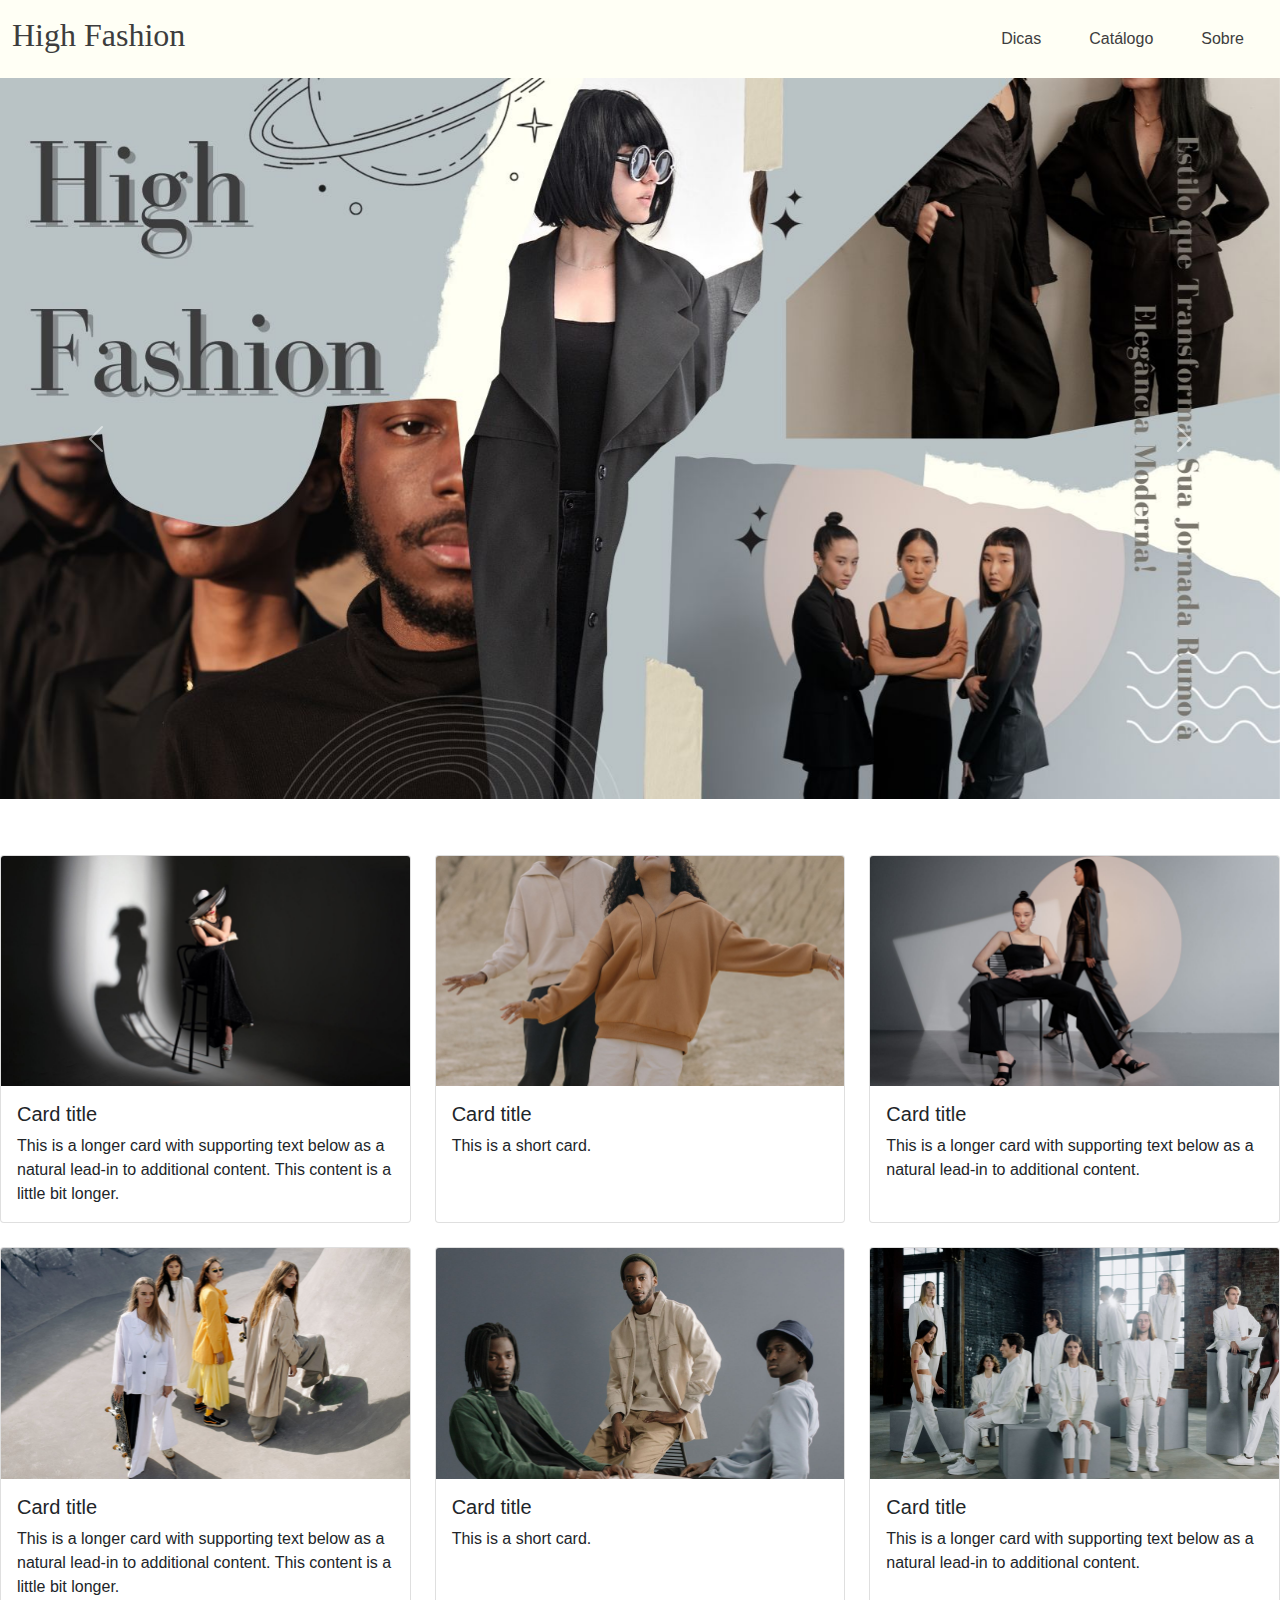
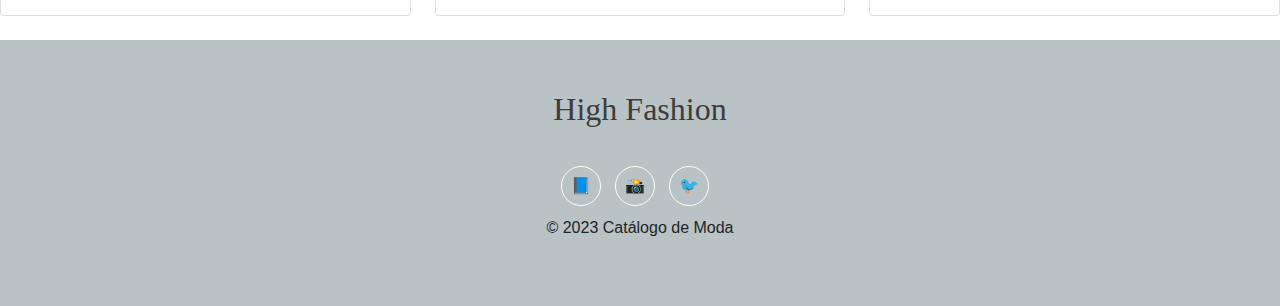
<file: index.html>
<!DOCTYPE html>
<html lang="en">
<head>
    <meta charset="UTF-8">
    <meta name="viewport" content="width=device-width, initial-scale=1.0">
    <link rel="stylesheet" href="style.css">
    <title>Polaris</title>
    <link rel="stylesheet" href="css/bootstrap.min.css">
    <link rel="stylesheet" href="https://cdnjs.cloudflare.com/ajax/libs/font-awesome/6.0.0/css/all.min.css" integrity="sha384-eA0uRAe5RSKxyEsdzjtCO+sw9yoQmP7dF41kwoyUqCgg9gkGlAcd4sP9JCJ6pCpm" crossorigin="anonymous">
</head>
<body>

    <!-- navbar -->
    <nav class="navbar navbar-expand-lg" style="background-color:  #FFFFF5;">
      <div class="container-fluid">
          <a class="navbar-brand" href="#">
              <h2 style="font-family: serif; color: #3D3D3D;">High Fashion</h2>
          </a>
          <button class="navbar-toggler" type="button" data-bs-toggle="collapse" data-bs-target="#navbarNav"
              aria-controls="navbarNav" aria-expanded="false" aria-label="Toggle navigation">
              <span class="navbar-toggler-icon"></span>
          </button>
          <div class="collapse navbar-collapse" id="navbarNav">
              <ul class="navbar-nav ms-auto">
                  <li class="nav-item">
                      <a class="nav-link active" aria-current="page" href="dicas.html">Dicas</a>
                  </li>
                  <li class="nav-item">
                      <a class="nav-link" href="catalogo.html">Catálogo</a>
                  </li>
                  <li class="nav-item">
                      <a class="nav-link" href="sobre.html">Sobre</a>
                  </li>
              </ul>
          </div>
      </div>
    </nav>

    <!-- carrossel -->
      <div id="carouselExampleAutoplaying" class="carousel slide" data-bs-ride="carousel">
        <div class="carousel-inner">
          <div class="carousel-item active">
            <img src="img/1.jpg" class="d-block w-100" alt="...">
          </div>
          <div class="carousel-item">
            <img src="img/2.jpg" class="d-block w-100" alt="...">
          </div>
          <div class="carousel-item">
            <img src="img/3.jpg" class="d-block w-100" alt="...">
          </div>
        </div>
        <button class="carousel-control-prev" type="button" data-bs-target="#carouselExampleAutoplaying" data-bs-slide="prev">
          <span class="carousel-control-prev-icon" aria-hidden="true"></span>
          <span class="visually-hidden">Previous</span>
        </button>
        <button class="carousel-control-next" type="button" data-bs-target="#carouselExampleAutoplaying" data-bs-slide="next">
          <span class="carousel-control-next-icon" aria-hidden="true"></span>
          <span class="visually-hidden">Next</span>
        </button>
      </div><br>

      <h2 style="font-family: serif; color: #3D3D3D;"></h2><br>

      <!-- cards -->
      <div class="row row-cols-1 row-cols-md-3 g-4">
        <div class="col">
          <div class="card h-100">
            <img src="img/4.jpg" class="card-img-top" alt="...">
            <div class="card-body">
              <h5 class="card-title">Card title</h5>
              <p class="card-text">This is a longer card with supporting text below as a natural lead-in to additional content. This content is a little bit longer.</p>
            </div>
          </div>
        </div>
        <div class="col">
          <div class="card h-100">
            <img src="img/5.jpg" class="card-img-top" alt="...">
            <div class="card-body">
              <h5 class="card-title">Card title</h5>
              <p class="card-text">This is a short card.</p>
            </div>
          </div>
        </div>
        <div class="col">
          <div class="card h-100">
            <img src="img/8.jpg" class="card-img-top" alt="...">
            <div class="card-body">
              <h5 class="card-title">Card title</h5>
              <p class="card-text">This is a longer card with supporting text below as a natural lead-in to additional content.</p>
            </div>
          </div>
        </div>
      </div><br>

  <!-- cards -->
  <div class="row row-cols-1 row-cols-md-3 g-4">
    <div class="col">
      <div class="card h-100">
        <img src="img/7.jpg" class="card-img-top" alt="...">
        <div class="card-body">
          <h5 class="card-title">Card title</h5>
          <p class="card-text">This is a longer card with supporting text below as a natural lead-in to additional content. This content is a little bit longer.</p>
        </div>
      </div>
    </div>
    <div class="col">
      <div class="card h-100">
        <img src="img/6.jpg" class="card-img-top" alt="...">
        <div class="card-body">
          <h5 class="card-title">Card title</h5>
          <p class="card-text">This is a short card.</p>
        </div>
      </div>
    </div>
    <div class="col">
      <div class="card h-100">
        <img src="img/9.jpg" class="card-img-top" alt="...">
        <div class="card-body">
          <h5 class="card-title">Card title</h5>
          <p class="card-text">This is a longer card with supporting text below as a natural lead-in to additional content.</p>
        </div>
      </div>
    </div>
  </div><br>

    <!-- footer -->
    <footer>
      <div class="container-footer">
          <div class="icons">
              <a class="navbar-brand" href="#">
                  <h2 style="font-family: serif; color: #3D3D3D;">High Fashion</h2>
              </a>
              <div class="medias-socias">
                  <!-- Ícones nativos sem a biblioteca FontAwesome -->
                  <a href="#">📘</a>
                  <a href="#">📸</a>
                  <a href="#">🐦</a>
                  <p>&copy; 2023 Catálogo de Moda</p>
              </div>
          </div>
      </div>
    </footer>
    <!-- footer -->
    <script src="js/bootstrap.min.js"></script>
</body>
</html>
</file>
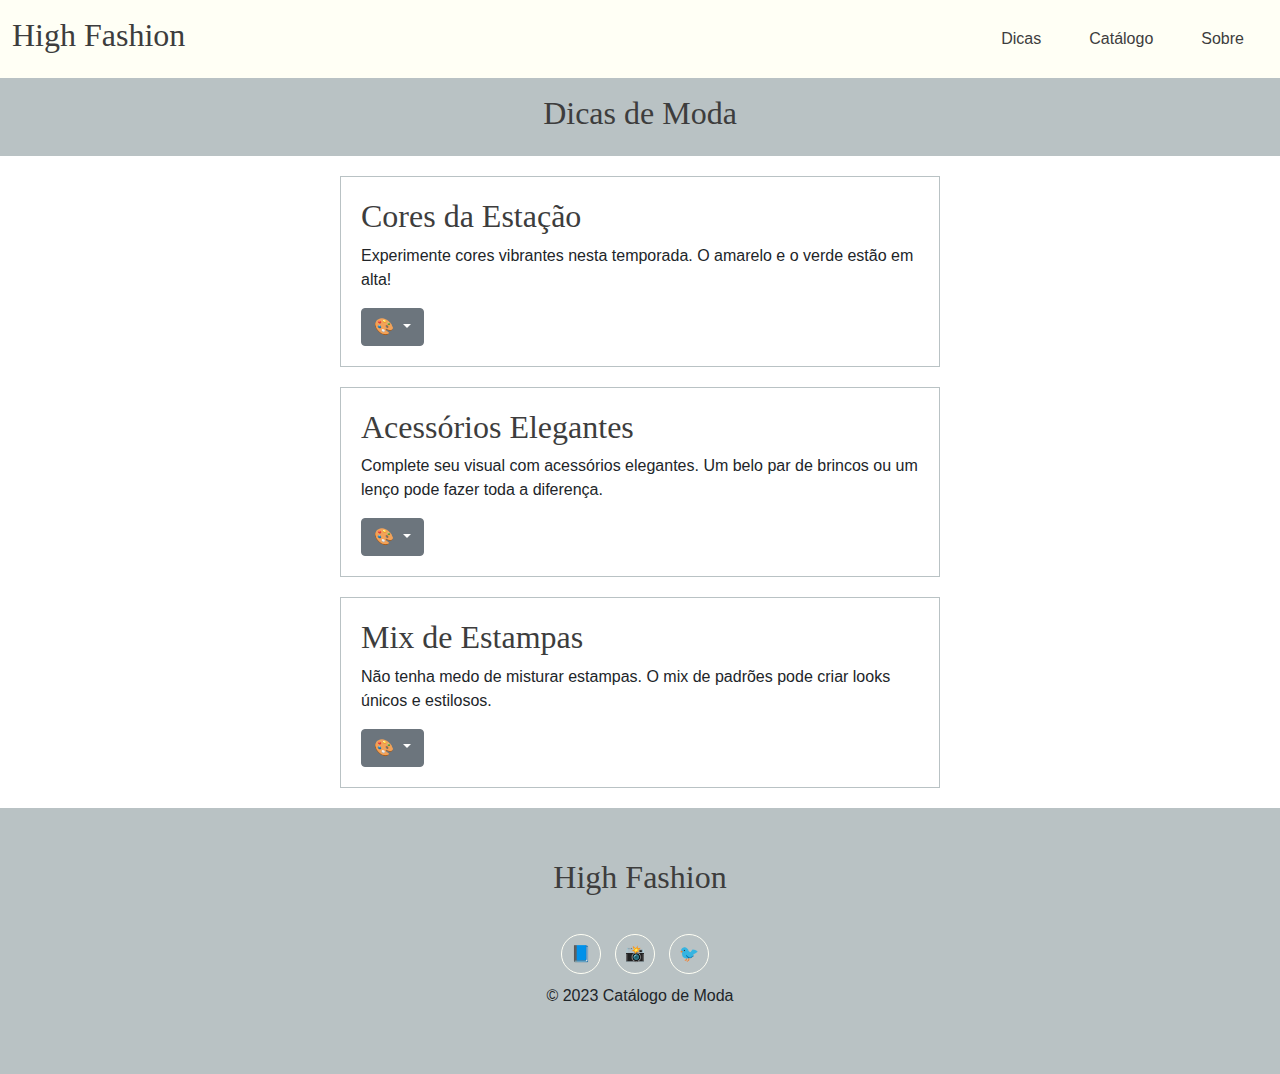
<file: dicas.html>
<!DOCTYPE html>
<html lang="en">
<head>
    <meta charset="UTF-8">
    <meta name="viewport" content="width=device-width, initial-scale=1.0">
    <link rel="stylesheet" href="styles.css">
    <title>Polaris</title>
    <link rel="stylesheet" href="css/bootstrap.min.css">
    <link rel="stylesheet" href="https://cdnjs.cloudflare.com/ajax/libs/font-awesome/6.0.0/css/all.min.css" integrity="sha384-eA0uRAe5RSKxyEsdzjtCO+sw9yoQmP7dF41kwoyUqCgg9gkGlAcd4sP9JCJ6pCpm" crossorigin="anonymous">
</head>
<body>

    <!-- navbar -->
    <nav class="navbar navbar-expand-lg" style="background-color:  #FFFFF5;">
      <div class="container-fluid">
          <a class="navbar-brand" href="#">
              <h2 style="font-family: serif; color: #3D3D3D;">High Fashion</h2>
          </a>
          <button class="navbar-toggler" type="button" data-bs-toggle="collapse" data-bs-target="#navbarNav"
              aria-controls="navbarNav" aria-expanded="false" aria-label="Toggle navigation">
              <span class="navbar-toggler-icon"></span>
          </button>
          <div class="collapse navbar-collapse" id="navbarNav">
              <ul class="navbar-nav ms-auto">
                  <li class="nav-item">
                      <a class="nav-link active" aria-current="page" href="dicas.html">Dicas</a>
                  </li>
                  <li class="nav-item">
                      <a class="nav-link" href="catalogo.html">Catálogo</a>
                  </li>
                  <li class="nav-item">
                      <a class="nav-link" href="sobre.html">Sobre</a>
                  </li>
              </ul>
          </div>
      </div>
    </nav>


    <header>
        <h1 class="h2" style="font-family: serif; color: #3D3D3D;">Dicas de Moda</h1>
    </header>
        
    <section class="tip">
        <h2>Cores da Estação</h2>
        <p>Experimente cores vibrantes nesta temporada. O amarelo e o verde estão em alta!</p>
        <div class="dropdown">
            <button class="btn btn-secondary dropdown-toggle" type="button" data-bs-toggle="dropdown" aria-expanded="false">
                <span class="palette-emoji">🎨</span>
            </button>
            <ul class="dropdown-menu">
                <section class="tip spring">
                    <h2>Verde Menta</h2>
                    <p>Fresco e calmante. Experimente tons de verde menta nesta primavera.</p>
                </section>
            
                <section class="tip summer">
                    <h2>Azul-Piscina</h2>
                    <p>Tonalidade de azul suave e refrescante. Destaque-se com o azul-piscina neste verão!</p>
                </section>
            
                <section class="tip autumn">
                    <h2>Borgonha</h2>
                    <p>Vermelho escuro, rico e quente. Adicione um toque de borgonha ao seu guarda-roupa de outono.</p>
                </section>
            
                <section class="tip winter">
                    <h2>Marrom</h2>
                    <p>Cor terrosa e versátil. Abraçe o marrom para um look elegante neste inverno.</p>
                </section>
            </ul>
          </div>
    </section>
    

   
    <section class="tip">
        <h2>Acessórios Elegantes</h2>
        <p>Complete seu visual com acessórios elegantes. Um belo par de brincos ou um lenço pode fazer toda a diferença.</p>
        <button class="btn btn-secondary dropdown-toggle" type="button" data-bs-toggle="dropdown" aria-expanded="false">
            <span class="palette-emoji">🎨</span>
        </button>
        <ul class="dropdown-menu">
            <section class="tip">
                <h2>Brincos Statement</h2>
                <p>Brincos grandes e chamativos podem adicionar um toque de sofisticação a qualquer look.</p>
            </section>
        
            <section class="tip">
                <h2>Lenços de Seda</h2>
                <p>Lenços de seda podem ser usados de várias maneiras, seja amarrado no pescoço, nos pulsos ou como um acessório de cabelo.</p>
            </section>
        
            <section class="tip">
                <h2>Bolsas de Designer</h2>
                <p>Adicionar imagens de bolsas de designer famosas pode destacar a qualidade e o estilo dos produtos que você oferece.</p>
            </section>
        
            <section class="tip">
                <h2>Óculos de Sol Elegantes</h2>
                <p>Óculos de sol de marcas renomadas podem complementar um look e transmitir um ar de glamour.</p>
            </section>
        
            <section class="tip">
                <h2>Pulseiras de Couro ou Metal</h2>
                <p>Pulseiras bem escolhidas podem adicionar um toque de personalidade ao visual.</p>
            </section>
        
            <section class="tip">
                <h2>Relógios Clássicos</h2>
                <p>Um relógio elegante é um acessório atemporal que nunca sai de moda.</p>
            </section>
        
            <section class="tip">
                <h2>Chapéus de Aba Larga</h2>
                <p>Chapéus podem ser uma escolha elegante, especialmente em estações mais quentes.</p>
            </section>
        
            <section class="tip">
                <h2>Colares Delicados</h2>
                <p>Colares delicados podem ser usados ​​para dar um toque sutil e elegante ao pescoço.</p>
            </section>
        
            <section class="tip">
                <h2>Luvas de Couro</h2>
                <p>Luvas de couro são uma opção elegante, especialmente durante os meses mais frios.</p>
            </section>
        
            <section class="tip">
                <h2>Cintos de Alta Qualidade</h2>
                <p>Cintos bem feitos e de alta qualidade podem ser usados para dar forma a vestidos ou realçar a cintura.</p>
            </section>
        
            <section class="tip">
                <h2>Anéis Elegantes</h2>
                <p>Anéis delicados ou peças mais ousadas podem adicionar um toque refinado às mãos.</p>
            </section>
        
            <section class="tip">
                <h2>Broches ou Alfinetes Decorativos</h2>
                <p>Broches podem ser usados em roupas, bolsas ou chapéus para um toque vintage e sofisticado.</p>
            </section>
        </ul>
      </div>
    </section>

    <section class="tip">
        <h2>Mix de Estampas</h2>
        <p>Não tenha medo de misturar estampas. O mix de padrões pode criar looks únicos e estilosos.</p>
        <button class="btn btn-secondary dropdown-toggle" type="button" data-bs-toggle="dropdown" aria-expanded="false">
            <span class="palette-emoji">🎨</span>
        </button>
        <ul class="dropdown-menu">
            <section class="tip">
                <h2>Escolha um Elemento de Ligação</h2>
                <p>Selecione uma cor comum ou um padrão presente em ambas as estampas. Isso ajuda a unificar o visual.</p>
              </section>
            
              <section class="tip">
                <h2>Contraste de Tamanhos de Estampa</h2>
                <p>Misture estampas de diferentes tamanhos para criar um contraste interessante. Combine padrões grandes com padrões menores para um look equilibrado.</p>
              </section>
            
              <section class="tip">
                <h2>Mantenha a Paleta de Cores Coesa</h2>
                <p>Mantenha uma paleta de cores consistente entre as estampas. Isso ajuda a criar um visual coeso mesmo com padrões diferentes.</p>
              </section>
            
              <section class="tip">
                <h2>Use uma Estampa Neutra como Base</h2>
                <p>Se você é iniciante no mix de estampas, comece com uma peça estampada mais neutra (listras, pois são versáteis) e adicione outra estampa mais ousada.</p>
              </section>
            
              <section class="tip">
                <h2>Combine Estampas Complementares</h2>
                <p>Combine estampas que se complementam, como listras com florais ou xadrez com bolinhas. Isso cria um visual mais equilibrado.</p>
              </section>
            
              <section class="tip">
                <h2>Use uma Peça de Destaque</h2>
                <p>Escolha uma peça de destaque com uma estampa mais pronunciada e misture com estampas mais sutis para evitar sobrecarregar o visual.</p>
              </section>
            
              <section class="tip">
                <h2>Acessórios com Estampas</h2>
                <p>Se não se sentir confortável com roupas estampadas, comece com acessórios, como lenços ou bolsas, para experimentar o mix de estampas.</p>
              </section>
            
              <section class="tip">
                <h2>Experimente com Listras</h2>
                <p>As listras são uma estampa versátil que pode ser combinada com muitos outros padrões. Elas funcionam bem como uma base para o mix de estampas.</p>
              </section>
            
              <section class="tip">
                <h2>Estampas Geométricas</h2>
                <p>Estampas geométricas são outra opção fácil de misturar. Elas podem ser combinadas umas com as outras ou com padrões mais orgânicos.</p>
              </section>
            
              <section class="tip">
                <h2>Confiança é a Chave</h2>
                <p>A atitude é crucial. Se você se sente bem com o que está vestindo, isso reflete na sua aparência. Confiança é a chave para fazer o mix de estampas funcionar.</p>
              </section>
        </ul>
      </div>
    </section>

    <footer>
        <div class="container-footer">
            <div class="icons">
                <a class="navbar-brand" href="#">
                    <h2 style="font-family: serif; color: #3D3D3D;">High Fashion</h2>
                </a>
                <div class="medias-socias">
                    <!-- Ícones nativos sem a biblioteca FontAwesome -->
                    <a href="#">📘</a>
                    <a href="#">📸</a>
                    <a href="#">🐦</a>
                    <p>&copy; 2023 Catálogo de Moda</p>
                </div>
            </div>
        </div>
      </footer>

      <script src="js/bootstrap.min.js"></script>
      <script src="js/bootstrap.bundle.min.js"></script>
</body>
</html>
</file>
<file: style.css>
*{
    margin: 0;
    padding: 0;
    box-sizing: border-box;
    font-family: '', sans-serif;
}

.navbar-nav .nav-link {
    font-family:'Franklin Gothic Medium', 'Arial Narrow', Arial, sans-serif;
    color:  #3D3D3D;
    transition: color 0.3s, background-color 0.3s, border 0.3s;
    border: 1px solid transparent;
    padding: 18px 15px;
    border-radius: 5px;
    margin: 0 15px;
}

.navbar-nav .nav-link:hover {
    color: #B9C2C4;
}
h2 {
    font-family: serif;
    color: #3D3D3D;
    display: flex;
    justify-content: center;
    align-items: center;
  }
* {
    margin: 0;
    padding: 0;
    box-sizing: border-box;
}

footer {
    background-color:  #B9C2C4;
    padding: 50px 0;
    text-align: center;
}
.container-footer h3 {
    font-size: 30px;
    color:#FFFFF5;
    font-weight: 500;
    text-align: center;
    justify-content: center;
    align-items: center;
}

.icons .medias-socias {
    margin-top: 0px;
}

.icons .medias-socias a {
    display: inline-flex;
    align-items: center;
    justify-content: center;
    height: 40px;
    width: 40px;
    margin: 0 10px 10px 0;
    text-decoration: none;
    border-radius: 50%;
    color: #FFFFF5;
    border: 1px solid #FFFFF5;
    transition: all 0.5s ease;
}

.icons .medias-socias a i {
    align-items: center;
    font-size: 20px;
}

.icons .medias-socias a:hover {
    align-items: center;
    color: #3D3D3D;
    background-color: #FFFFF5;
}



/* #947F57
#B9C2C4
#3D3D3D */
</file>
<file: styles.css>
*{
    margin: 0;
    padding: 0;
    box-sizing: border-box;
    font-family: '', sans-serif;
}


.navbar-nav .nav-link {
    font-family:'Franklin Gothic Medium', 'Arial Narrow', Arial, sans-serif;
    color:  #3D3D3D;
    transition: color 0.3s, background-color 0.3s, border 0.3s;
    border: 1px solid transparent;
    padding: 18px 15px;
    border-radius: 5px;
    margin: 0 15px;
}

.navbar-nav .nav-link:hover {
    color: #B9C2C4;
}
header {
    background-color:  #B9C2C4;
    color: #fff;
    text-align: center;
    padding: 1em 0;
}
.h2 {
    font-family: serif;
    display: flex;
    justify-content: center;
    align-items: center;
    margin: 0;
}

.tip {
    max-width: 600px;
    margin: 20px auto;
    padding: 20px;
    border: 1px solid #B9C2C4;
   
}


.dropdown .dropdown-menu {
    position: relative;
    background: transparent;
    border: 0px solid #AFB6BA;
    border-radius: 0px;
    justify-content: center;
    align-items: center;
}

h2 {
    font-family: serif;
    color: #3D3D3D;
}

.spring {
    background-color: #a1d4a5; 
}

.spring h2, .spring p {
    color: #154734; 
}

.spring p {
    font-weight: bold;
}

.spring::before {
    content: '\1F33A'; /* Emoji de flor */
    font-size: 2em;
    display: block;
    text-align: center;
    margin-bottom: 10px;
    color: #154734;
}

.spring::after {
    font-size: 2em;
    display: block;
    text-align: center;
    margin-top: 10px;
    color: #a1d4a5; 
}

.summer {
    background-color: #b3e0ff;
}

.summer h2, .summer p {
    color: #1f497d;
}

.summer p {
    font-weight: bold;
}

.summer::before {
    content: '\1F30A'; /* Emoji de onda */
    font-size: 2em;
    display: block;
    text-align: center;
    margin-bottom: 10px;
    color: #1f497d;
}

.summer::after {
    font-size: 2em;
    display: block;
    text-align: center;
    margin-top: 10px;
    color: #a1d4a5;
}

.autumn {
    background-color: #800020;
}

.autumn h2, .autumn p {
    color: #fff;
}

.autumn::before {
    content: '\1F342'; /* Emoji de folha */
    font-size: 2em;
    display: block;
    text-align: center;
    margin-bottom: 10px;
    color: #800020;
}

.winter {
    background-color: #793d11; 
}

.winter h2, .winter p {
    color: #fff;
}

.winter::before {
    content: '\1F36B'; /* Emoji de chocolate */ 
    font-size: 2em;
    display: block;
    text-align: center;
    margin-bottom: 10px;
    color: #8b4513;
}



footer {
    background-color:  #B9C2C4;
    padding: 50px 0;
    text-align: center;
}
.container-footer h3 {
    font-size: 30px;
    color:#FFFFF5;
    font-weight: 500;
    text-align: center;
    justify-content: center;
    align-items: center;
}

.icons .medias-socias {
    margin-top: 0px;
}

.icons .medias-socias a {
    display: inline-flex;
    align-items: center;
    justify-content: center;
    height: 40px;
    width: 40px;
    margin: 0 10px 10px 0;
    text-decoration: none;
    border-radius: 50%;
    color: #FFFFF5;
    border: 1px solid #FFFFF5;
    transition: all 0.5s ease;
}

.icons .medias-socias a i {
    align-items: center;
    font-size: 20px;
}

.icons .medias-socias a:hover {
    align-items: center;
    color: #3D3D3D;
    background-color: #FFFFF5;
}
</file>
